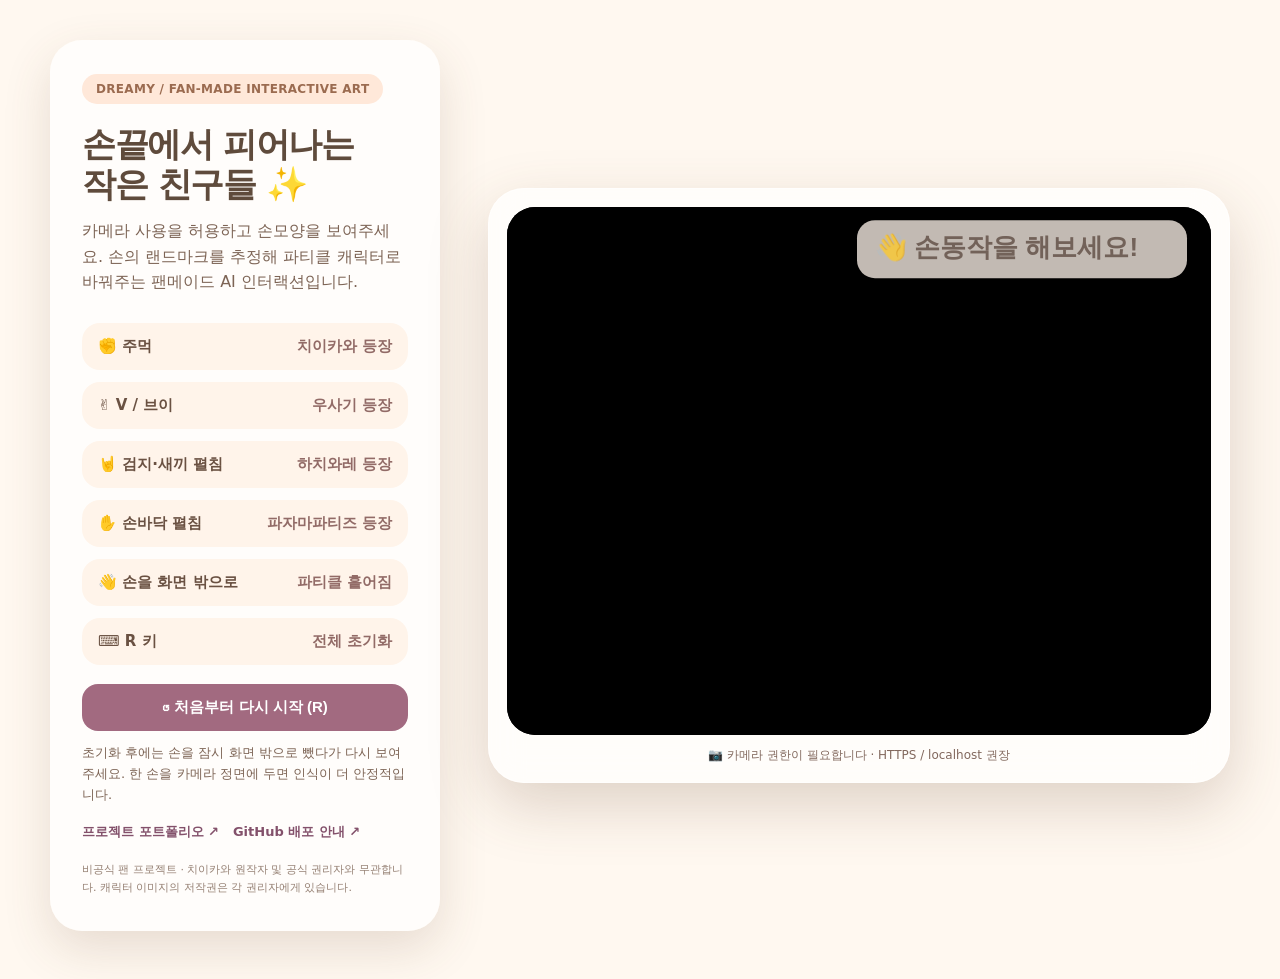
<file: index.html>
<!DOCTYPE html>
<html lang="ko">
<head>
  <meta charset="utf-8" />
  <meta name="viewport" content="width=device-width,initial-scale=1" />
  <meta name="description" content="손동작으로 치이카와 팬아트 파티클을 소환하는 웹캠 AI 인터랙션" />
  <title>드리미 | 치이카와 손동작 인터랙션</title>
  <link rel="stylesheet" href="style.css" />
  <script src="p5.js"></script>
  <script src="ml5.min.js"></script>
</head>
<body>
  <main class="app">
    <section class="info-panel" aria-label="체험 안내">
      <div class="badge">DREAMY / FAN-MADE INTERACTIVE ART</div>
      <h1>손끝에서 피어나는<br/>작은 친구들 ✨</h1>
      <p>카메라 사용을 허용하고 손모양을 보여주세요. 손의 랜드마크를 추정해 파티클 캐릭터로 바꿔주는 팬메이드 AI 인터랙션입니다.</p>
      <div class="gesture-list" aria-label="손동작별 효과">
        <div><b>✊ 주먹</b><span>치이카와 등장</span></div>
        <div><b>✌️ V / 브이</b><span>우사기 등장</span></div>
        <div><b>🤘 검지·새끼 펼침</b><span>하치와레 등장</span></div>
        <div><b>✋ 손바닥 펼침</b><span>파자마파티즈 등장</span></div>
        <div><b>👋 손을 화면 밖으로</b><span>파티클 흩어짐</span></div>
        <div><b>⌨️ R 키</b><span>전체 초기화</span></div>
      </div>
      <button id="reset" type="button">↺ 처음부터 다시 시작 (R)</button>
      <p class="hint">초기화 후에는 손을 잠시 화면 밖으로 뺐다가 다시 보여주세요. 한 손을 카메라 정면에 두면 인식이 더 안정적입니다.</p>
      <div class="nav"><a href="portfolio.html">프로젝트 포트폴리오 ↗</a><a href="https://github.com/new" target="_blank" rel="noreferrer">GitHub 배포 안내 ↗</a></div>
      <p class="disclaimer">비공식 팬 프로젝트 · 치이카와 원작자 및 공식 권리자와 무관합니다. 캐릭터 이미지의 저작권은 각 권리자에게 있습니다.</p>
    </section>
    <section class="stage-panel" aria-label="AI 인터랙션 카메라 화면"><div id="canvas-container"></div><p class="stage-caption">📷 카메라 권한이 필요합니다 · HTTPS / localhost 권장</p></section>
  </main>
  <script src="sketch.js"></script>
  <script>document.getElementById('reset').addEventListener('click',()=>{if(typeof resetExperience==='function') resetExperience()});</script>
</body>
</html>
</file>
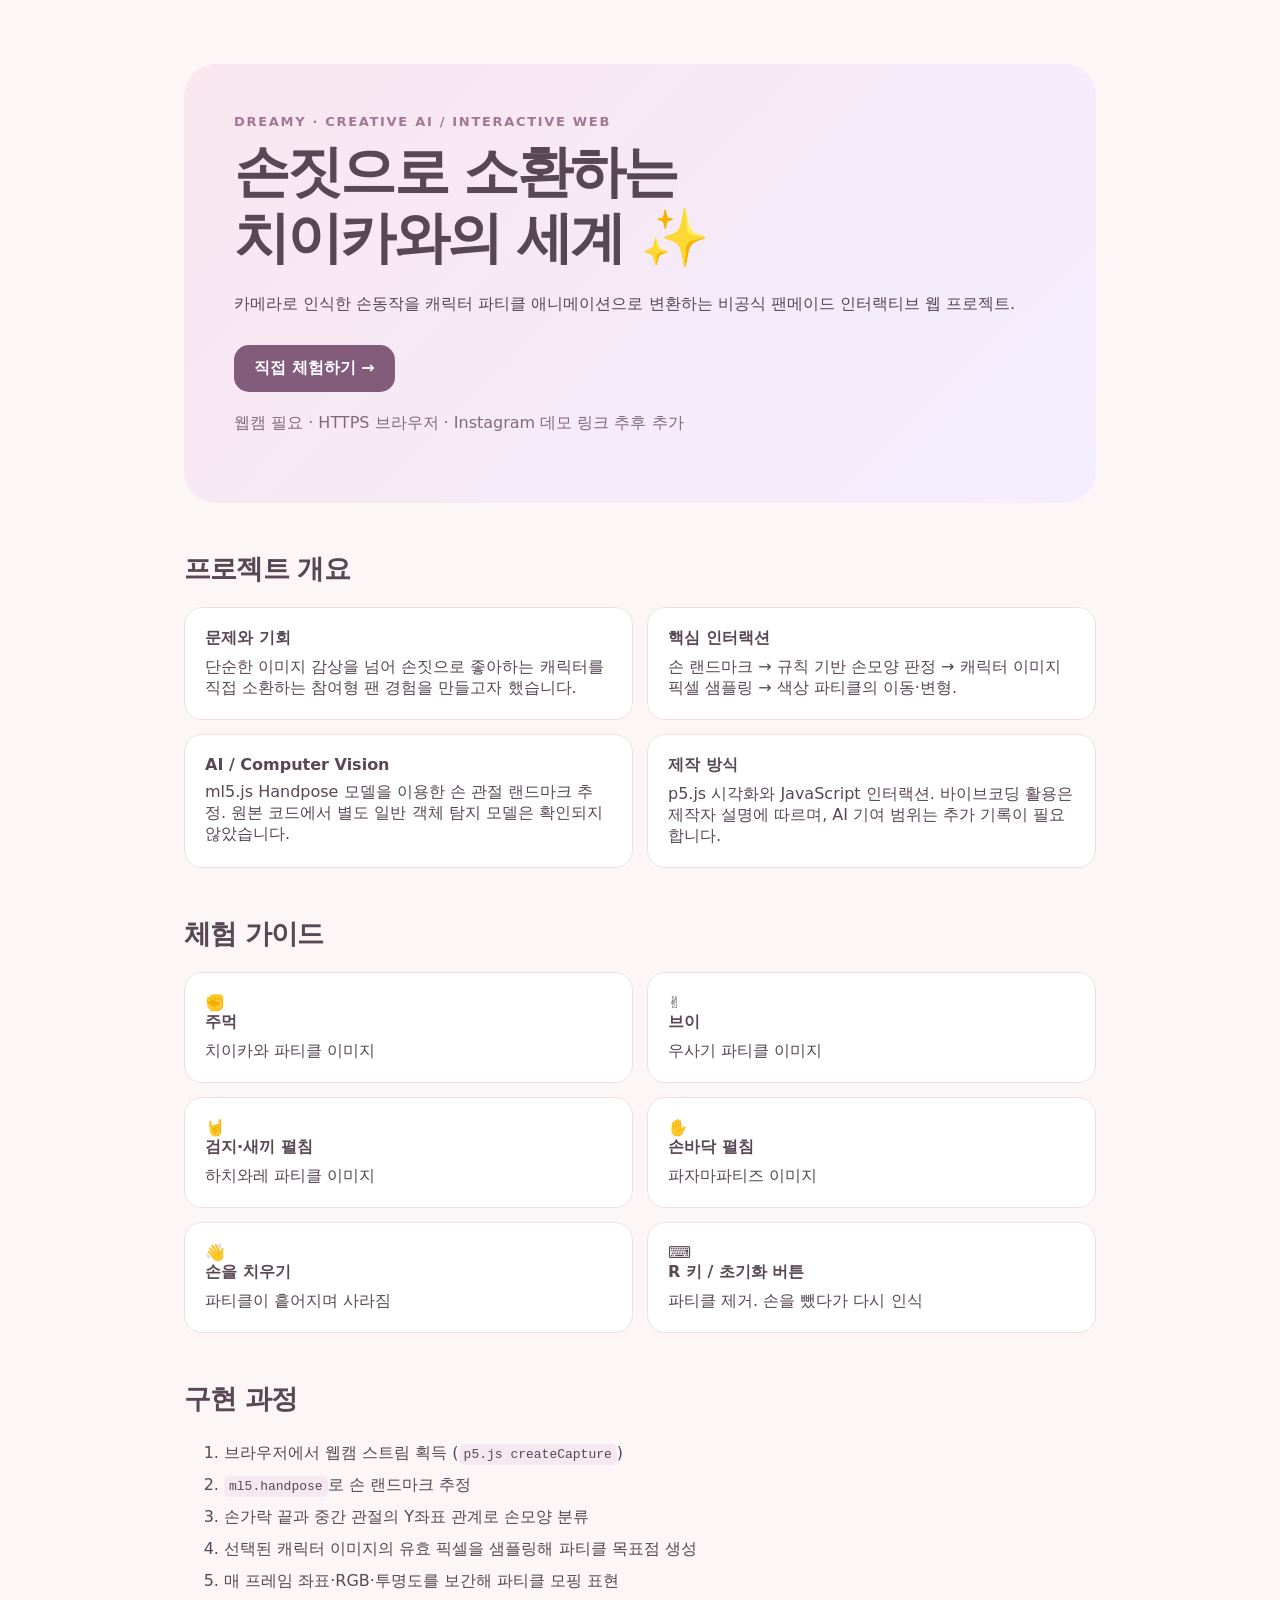
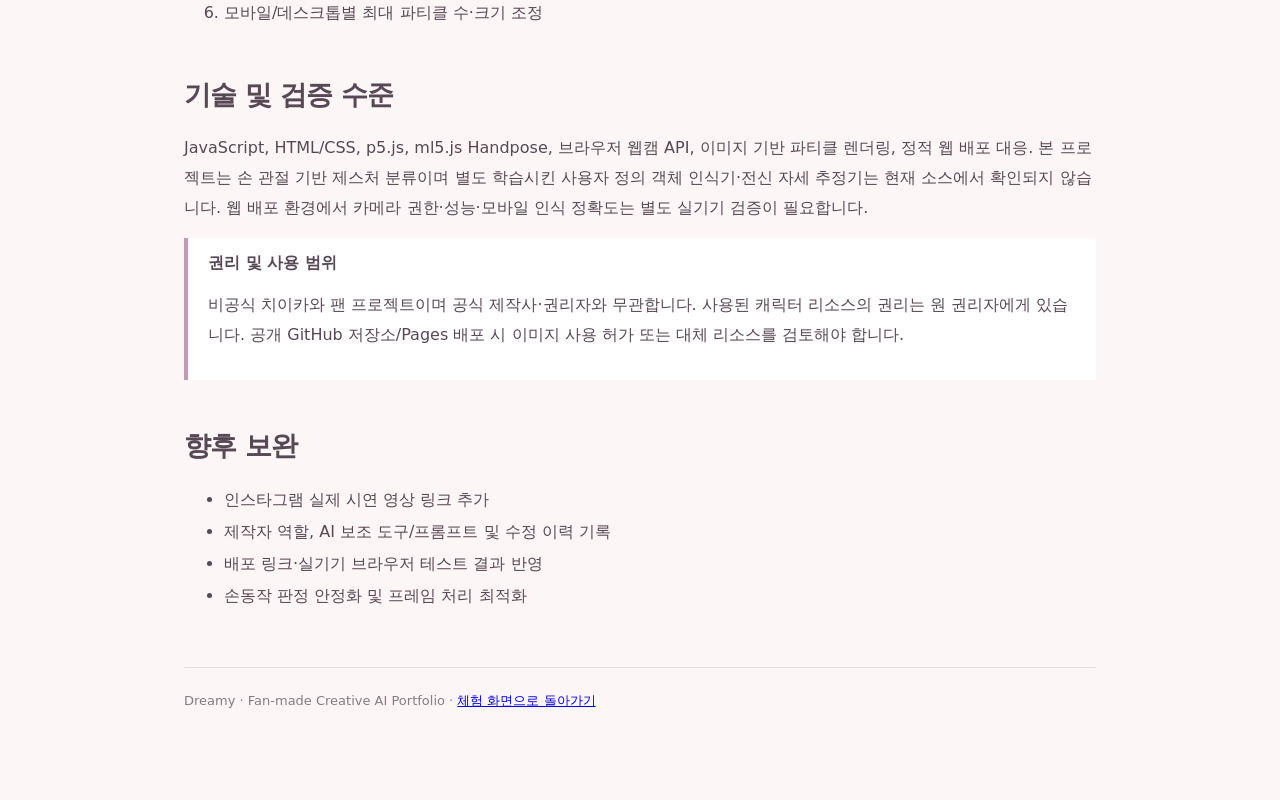
<file: portfolio.html>
<!doctype html><html lang="ko"><head><meta charset="utf-8"><meta name="viewport" content="width=device-width,initial-scale=1"><title>Dreamy | 치이카와 AI 인터랙션 포트폴리오</title><style>
:root{font-family:system-ui,-apple-system,sans-serif;color:#584755;background:#fcf7f6}*{box-sizing:border-box}body{margin:0}main{max-width:960px;margin:0 auto;padding:64px 24px 90px}.eyebrow{font-size:13px;letter-spacing:.13em;font-weight:800;color:#a37693}.hero{padding:50px;border-radius:32px;background:linear-gradient(135deg,#f9e6ef,#f3eeff)}h1{font-size:clamp(32px,5vw,56px);letter-spacing:-.05em;margin:10px 0 18px;line-height:1.18}h2{margin:48px 0 20px;font-size:27px;letter-spacing:-.03em}p{line-height:1.85}a.button{display:inline-block;padding:13px 20px;border-radius:15px;background:#825c7a;color:#fff;text-decoration:none;font-weight:800;margin-top:10px}.sub{color:#806a7d}.grid{display:grid;grid-template-columns:repeat(2,minmax(0,1fr));gap:14px}.item{background:white;padding:20px;border:1px solid #eedee9;border-radius:18px}.item strong{display:block;margin-bottom:8px}code{background:#f5e8f0;border-radius:5px;padding:3px 5px}ol,ul{line-height:2}.note{border-left:4px solid #c49ab5;padding:15px 20px;background:#fff}.footer{margin-top:55px;border-top:1px solid #e8d9e5;padding-top:24px;font-size:13px;color:#887984}@media(max-width:640px){main{padding:22px 16px 50px}.hero{padding:26px}.grid{grid-template-columns:1fr}}
</style></head><body><main><section class="hero"><div class="eyebrow">DREAMY · CREATIVE AI / INTERACTIVE WEB</div><h1>손짓으로 소환하는<br>치이카와의 세계 ✨</h1><p>카메라로 인식한 손동작을 캐릭터 파티클 애니메이션으로 변환하는 비공식 팬메이드 인터랙티브 웹 프로젝트.</p><a class="button" href="index.html">직접 체험하기 →</a><p class="sub">웹캠 필요 · HTTPS 브라우저 · Instagram 데모 링크 추후 추가</p></section>
<h2>프로젝트 개요</h2><div class="grid"><div class="item"><strong>문제와 기회</strong>단순한 이미지 감상을 넘어 손짓으로 좋아하는 캐릭터를 직접 소환하는 참여형 팬 경험을 만들고자 했습니다.</div><div class="item"><strong>핵심 인터랙션</strong>손 랜드마크 → 규칙 기반 손모양 판정 → 캐릭터 이미지 픽셀 샘플링 → 색상 파티클의 이동·변형.</div><div class="item"><strong>AI / Computer Vision</strong>ml5.js Handpose 모델을 이용한 손 관절 랜드마크 추정. 원본 코드에서 별도 일반 객체 탐지 모델은 확인되지 않았습니다.</div><div class="item"><strong>제작 방식</strong>p5.js 시각화와 JavaScript 인터랙션. 바이브코딩 활용은 제작자 설명에 따르며, AI 기여 범위는 추가 기록이 필요합니다.</div></div>
<h2>체험 가이드</h2><div class="grid"><div class="item">✊ <strong>주먹</strong>치이카와 파티클 이미지</div><div class="item">✌️ <strong>브이</strong>우사기 파티클 이미지</div><div class="item">🤘 <strong>검지·새끼 펼침</strong>하치와레 파티클 이미지</div><div class="item">✋ <strong>손바닥 펼침</strong>파자마파티즈 이미지</div><div class="item">👋 <strong>손을 치우기</strong>파티클이 흩어지며 사라짐</div><div class="item">⌨️ <strong>R 키 / 초기화 버튼</strong>파티클 제거. 손을 뺐다가 다시 인식</div></div>
<h2>구현 과정</h2><ol><li>브라우저에서 웹캠 스트림 획득 (<code>p5.js createCapture</code>)</li><li><code>ml5.handpose</code>로 손 랜드마크 추정</li><li>손가락 끝과 중간 관절의 Y좌표 관계로 손모양 분류</li><li>선택된 캐릭터 이미지의 유효 픽셀을 샘플링해 파티클 목표점 생성</li><li>매 프레임 좌표·RGB·투명도를 보간해 파티클 모핑 표현</li><li>모바일/데스크톱별 최대 파티클 수·크기 조정</li></ol>
<h2>기술 및 검증 수준</h2><p>JavaScript, HTML/CSS, p5.js, ml5.js Handpose, 브라우저 웹캠 API, 이미지 기반 파티클 렌더링, 정적 웹 배포 대응. 본 프로젝트는 손 관절 기반 제스처 분류이며 별도 학습시킨 사용자 정의 객체 인식기·전신 자세 추정기는 현재 소스에서 확인되지 않습니다. 웹 배포 환경에서 카메라 권한·성능·모바일 인식 정확도는 별도 실기기 검증이 필요합니다.</p>
<div class="note"><strong>권리 및 사용 범위</strong><p>비공식 치이카와 팬 프로젝트이며 공식 제작사·권리자와 무관합니다. 사용된 캐릭터 리소스의 권리는 원 권리자에게 있습니다. 공개 GitHub 저장소/Pages 배포 시 이미지 사용 허가 또는 대체 리소스를 검토해야 합니다.</p></div>
<h2>향후 보완</h2><ul><li>인스타그램 실제 시연 영상 링크 추가</li><li>제작자 역할, AI 보조 도구/프롬프트 및 수정 이력 기록</li><li>배포 링크·실기기 브라우저 테스트 결과 반영</li><li>손동작 판정 안정화 및 프레임 처리 최적화</li></ul><div class="footer">Dreamy · Fan-made Creative AI Portfolio · <a href="index.html">체험 화면으로 돌아가기</a></div></main></body></html>
</file>
<file: style.css>
html,
body {
  margin: 0;
  padding: 0;
  background: #fff8f0;
  font-family: system-ui, -apple-system, BlinkMacSystemFont, "Segoe UI", sans-serif;
  overflow-x: hidden;
  overflow-y: auto;
}

.app {
  width: 100vw;
  height: 100vh;
  display: flex;
  align-items: flex-start;
  justify-content: center;
  gap: 48px;
  padding: 48px;
  box-sizing: border-box;
  padding-top: 40px;
}

.info-panel {
  width: 360px;
  padding: 34px 32px;
  background: rgba(255, 255, 255, 0.72);
  border-radius: 32px;
  box-shadow: 0 18px 48px rgba(105, 72, 48, 0.16);
  color: #5f4b3c;
}

.badge {
  display: inline-block;
  padding: 8px 14px;
  border-radius: 999px;
  background: #ffe8d9;
  color: #9b6b50;
  font-size: 12px;
  font-weight: 800;
  letter-spacing: 0.06em;
  margin-bottom: 20px;
}

.info-panel h1 {
  margin: 0 0 14px;
  font-size: 34px;
  line-height: 1.18;
  letter-spacing: -0.04em;
}

.info-panel p {
  margin: 0 0 28px;
  font-size: 16px;
  line-height: 1.6;
  color: #7d6455;
}

.gesture-list {
  display: grid;
  gap: 12px;
}

.gesture-list div {
  padding: 14px 16px;
  border-radius: 18px;
  background: #fff4ea;
  font-size: 20px;
  font-weight: 800;
  color: #6a5142;
}

.gesture-list span {
  margin-left: 8px;
}

.stage-panel {
  padding: 18px;
  border-radius: 36px;
  background: rgba(255, 255, 255, 0.68);
  border: 1px solid rgba(255,255,255,0.5);
  box-shadow: 0 22px 60px rgba(105, 72, 48, 0.22);
  backdrop-filter: blur(16px);
}

#canvas-container {
  width: min(58vw, 860px);
  aspect-ratio: 4 / 3;
  border-radius: 28px;
  overflow: hidden;
  background: #000;
  cursor: none;
}

canvas {
  display: block;
}

@media (max-width: 1100px) {
  html,
  body {
    overflow-x: hidden;
    overflow-y: auto;
  }

  .app {
    width: 100%;
    height: auto;
    min-height: 100vh;

    flex-direction: column;
    align-items: center;
    justify-content: flex-start;

    padding: 18px;
    gap: 18px;
  }

  .info-panel {
    width: 100%;
    max-width: 420px;
    padding: 22px 20px;
    border-radius: 26px;
    box-sizing: border-box;
    order: 1;
  }

  .info-panel h1 {
    font-size: 26px;
    line-height: 1.18;
  }

  .info-panel p {
    font-size: 14px;
    margin-bottom: 18px;
  }

  .gesture-list {
    gap: 8px;
  }

  .gesture-list div {
    padding: 11px 13px;
    font-size: 16px;
    border-radius: 14px;
  }

  .stage-panel {
    width: 100%;
    max-width: 420px;
    padding: 12px;
    border-radius: 28px;
    box-sizing: border-box;
    order: 2;
  }

  #canvas-container {
    width: 100%;
    max-width: 420px;
    aspect-ratio: 9 / 16;
    border-radius: 22px;
  }
}
/* Added guide, reset and responsive refinements */
.info-panel{box-sizing:border-box}
.info-panel .badge{letter-spacing:.025em}
.gesture-list div{display:flex;align-items:center;justify-content:space-between;gap:10px;font-size:15px}
.gesture-list b{font-size:15px;white-space:nowrap}
.gesture-list span{margin-left:0;text-align:right;font-weight:600;color:#926b67}
#reset{display:block;width:100%;padding:14px;margin-top:19px;border:0;border-radius:16px;background:#a26a80;color:#fff;font-size:15px;font-weight:800;cursor:pointer}
#reset:hover{background:#88546a}
.info-panel .hint{font-size:13px;margin:12px 0 18px}
.nav{display:flex;flex-wrap:wrap;gap:14px;margin-bottom:20px}
.nav a{color:#83516b;font-weight:700;text-decoration:none;font-size:13px}
.info-panel .disclaimer{font-size:11px;color:#947f72;margin:14px 0 0}
.stage-caption{text-align:center;color:#82685d;font-size:12px;margin:12px 0 0}
@media(min-width:1101px){.app{height:auto;min-height:100vh;align-items:center}.info-panel{width:390px;flex-shrink:0}.stage-panel{flex-shrink:1}#canvas-container{width:min(55vw,860px)}}
@media(max-width:1100px){.gesture-list div{font-size:13px}.gesture-list b{font-size:13px}.stage-panel{width:100%}}
</file>
